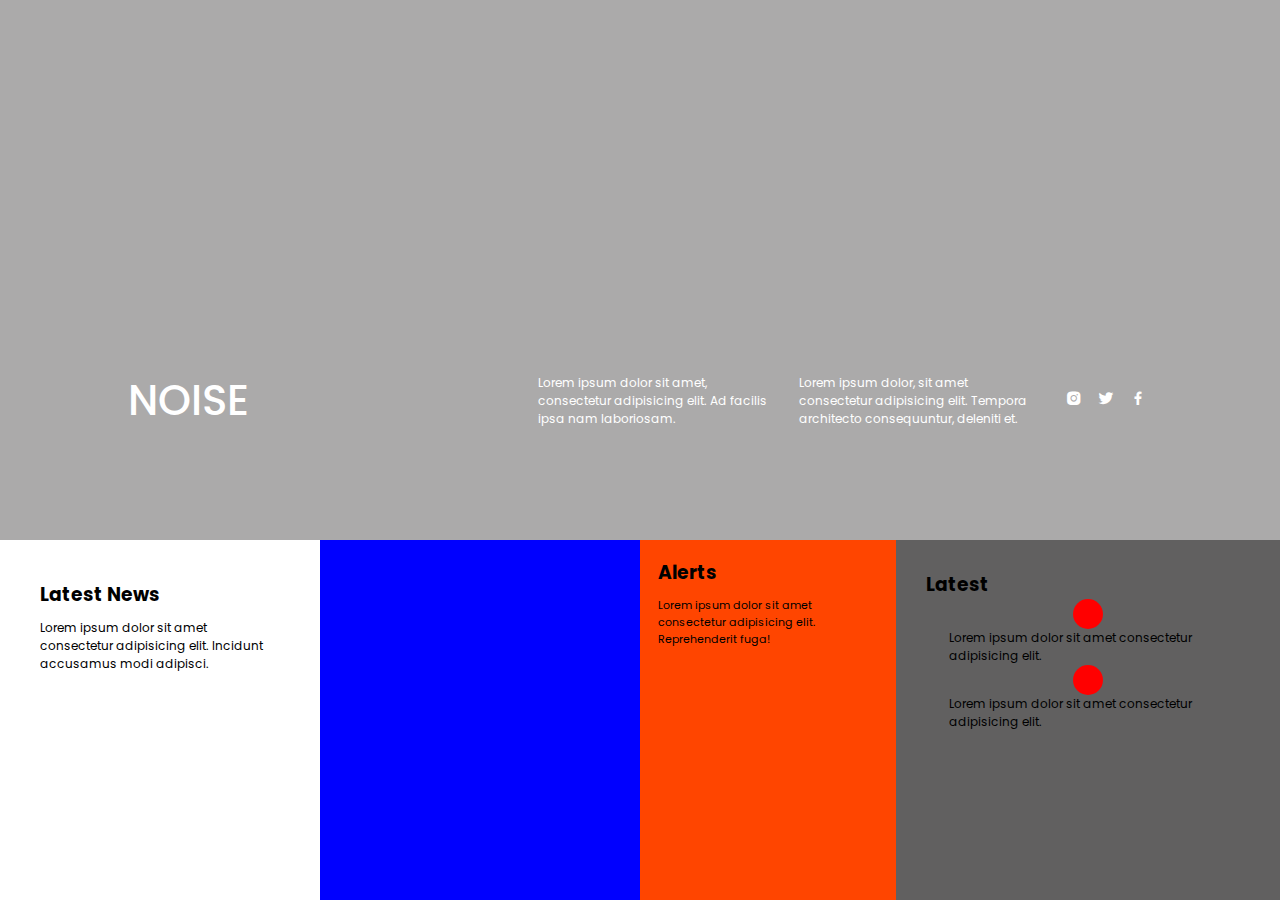
<file: landing page_conepts/index.html>
<!DOCTYPE html>
<html lang="en">
  <head>
    <meta charset="UTF-8">
    <meta name="viewport" content="width=device-width, initial-scale=1.0">
    <title>Document</title>
    <link rel="stylesheet" href="style.css">
    <link href='https://unpkg.com/boxicons@2.1.4/css/boxicons.min.css' rel='stylesheet'>
  </head>
  <body>

    <div class="main">

      <div class="top">
        <div class="overlay">
          <div class="text">
            <h1>NOISE</h1>
            <div class="textright">
              <p>Lorem ipsum dolor sit amet, consectetur adipisicing elit. Ad facilis ipsa nam laboriosam.</p>
              <p>Lorem ipsum dolor, sit amet consectetur adipisicing elit. Tempora architecto consequuntur, deleniti et.</p>
              <div class="icons">
                <i class='bx bxl-instagram-alt'></i> 
                <i class='bx bxl-twitter' ></i>
                <i class='bx bxl-facebook' ></i>
              </div> 
              </div>
            </div>
          </div>
        </div>
    

      <div class="bottom">
        <div class="bone">
          <h3>Latest News</h3>
          <p>Lorem ipsum dolor sit amet consectetur adipisicing elit. Incidunt accusamus modi adipisci.</p>
        </div>
        <div class="btwo"></div>

        <div class="bthree">
          <div class="bthreetop">
            <h3>Alerts</h3>
            <p>Lorem ipsum dolor sit amet consectetur adipisicing elit. Reprehenderit fuga!
            </p>
          </div>
          <div class="bthreebottom"></div></div>
          
        <div class="bfour">
          <h3>Latest</h3>
          <div class="notf">
            <div class="photo"></div>
            <p>Lorem ipsum dolor sit amet consectetur adipisicing elit.</p>
            
            <div class="photo"></div>
            <p>Lorem ipsum dolor sit amet consectetur adipisicing elit.</p>
          </div>
        </div>
      </div>
    </div>
  </div>
  </body>
</html>
</file>
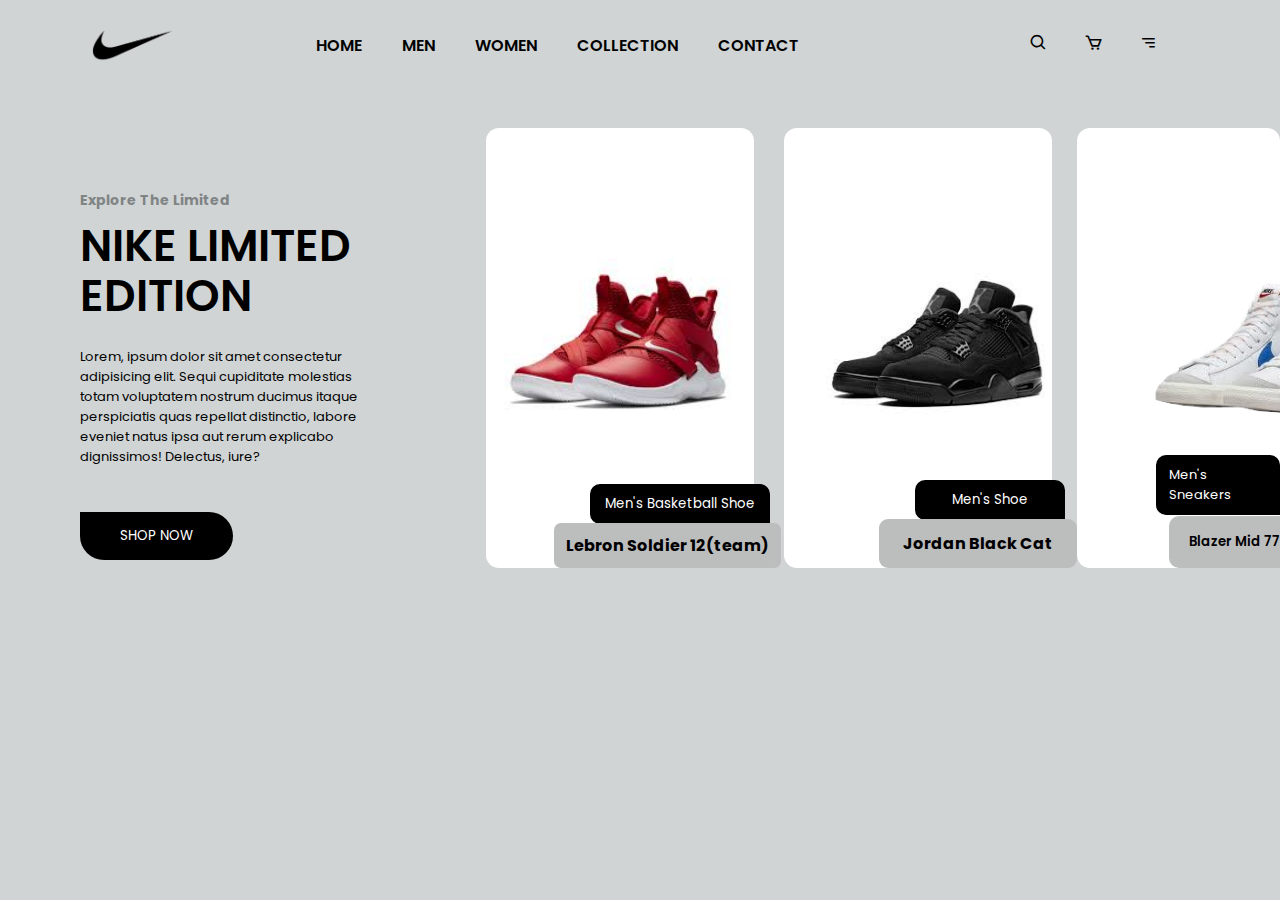
<file: Nike landing page/index.html>
<!DOCTYPE html>
<html lang="en">
  <head>
    <meta charset="UTF-8">
    <meta name="viewport" content="width=device-width, initial-scale=1.0">
    <title>Nike Landing Page</title>
    <link rel="stylesheet" href="style.css">
    <link href='https://unpkg.com/boxicons@2.1.4/css/boxicons.min.css'
      rel='stylesheet'>
  </head>
  <body>

    <div class="main">
      <div class="nav">
        <div class="nav-prt1">
          <img src="Assets/Images/logo.png" alt>
          <h4>Home</h4>
          <h4>Men</h4>
          <h4>Women</h4>
          <h4>Collection</h4>
          <h4>Contact</h4>
        </div>

        <div class="nav-prt2">
          <i class='bx bx-search'></i>
          <i class='bx bx-cart'></i>
          <i class='bx bx-menu-alt-right'></i>
        </div>
      </div>

      <div class="content">
        <div class="left">
          <h5>explore the limited</h5>
          <h1>Nike limited<br>edition</h1>
          <p>Lorem, ipsum dolor sit amet consectetur adipisicing elit. Sequi
            cupiditate molestias totam voluptatem nostrum ducimus itaque
            perspiciatis quas repellat distinctio, labore eveniet natus ipsa aut
            rerum explicabo dignissimos! Delectus, iure?</p>
          <button class="shop">shop now</button>
        </div>
        <div class="right">
          <div class="side">
            <div class="side-1">
              <img
                src="[data-uri]">
              <h5>Men's Basketball Shoe</h5>
              <h4>Lebron Soldier 12(team)</h4>
            </div>

            <div class="side-2">
              <img
                src="[data-uri]">
              <h5>Men's Shoe</h5>
              <h4>Jordan Black Cat</h4>
            </div>

            <div class="side-3">
              <img src="Assets/Images/shoe-3.png">
              <h4>Men's Sneakers</h4>
              <h5>Blazer Mid 77 Vintage </h5>
            </div>
          </div>
        </div>
      </div>
    </div>

  </body>
</html>
</file>
<file: landing page_conepts/style.css>
@import url('https://fonts.googleapis.com/css2?family=Poppins:ital,wght@0,100;0,200;0,300;0,400;0,500;0,600;0,700;0,800;0,900;1,100;1,200;1,300;1,400;1,500;1,600;1,700;1,800;1,900&display=swap');

* {
  margin: 0;
  padding: 0;
  box-sizing: border-box;
  font-family: 'poppins', sans-serif;
}

html,
body {
  width: 100%;
  height: 100%;
}

.main {
  width: 100%;
  height: 100%;
}

.top {
  width: 100%;
  height: 60%;
  background-image: url(https://images.unsplash.com/photo-1519120944692-1a8d8cfc107f?w=500&auto=format&fit=crop&q=60&ixlib=rb-4.0.3&ixid=M3wxMjA3fDB8MHxzZWFyY2h8Nnx8Z3JleSUyMGZvcmVzdHxlbnwwfHwwfHx8MA%3D%3D);
  background-position: 50% 60%;
  background-repeat: no-repeat;
  background-size: cover;
}

.overlay {
  position: relative;
  width: 100%;
  height: 100%;
  background-color: rgba(82, 81, 81, 0.486);
}

.text {
  position: absolute;
  bottom: 20%;
  width: 100%;
  padding: 0 10vw;
  display: flex;
  justify-content: space-between;
  color: #fff;
}

.text h1 {
  font-weight: 500;
  font-size: 42px;
}

.textright {
  display: flex;
  justify-content: space-between;
  align-items: center;
  width: 60%;
}

.textright p {
  font-size: 12px;
  width: 38%;
}

.textright i {
  font-size: 18px;
  margin: 0 5px;
}

.bottom {
  width: 100%;
  height: 40%;
  background-color: blue;
  display: flex;
}

.bone {
  width: 25%;
  height: 100%;
  background-color: #fff;
  padding: 40px;
}

.bone p {
  margin-top: 10px;
  font-size: 12px;
}

.btwo {
  width: 25%;
  height: 100%;
  background-image: url(https://plus.unsplash.com/premium_photo-1671113808814-c3c6dd74cfda?w=500&auto=format&fit=crop&q=60&ixlib=rb-4.0.3&ixid=M3wxMjA3fDB8MHxzZWFyY2h8NXx8b3JhbmdlJTIwcGFyYWNodXRlfGVufDB8fDB8fHww);
  background-position: center;
  background-repeat: no-repeat;
}

.bthree {
  width: 20%;
  height: 100%;
  background-color: orangered;
}

.bthreetop {
  width: 100%;
  height: 60%;
  padding: 18px;
}

.bthreetop p {
  margin-top: 10px;
  font-size: 11px;
}

.bthreebottom {
  width: 100%;
  height: 40%;
  background-image: url(https://plus.unsplash.com/premium_photo-1688045597385-46919e4aec99?w=500&auto=format&fit=crop&q=60&ixlib=rb-4.0.3&ixid=M3wxMjA3fDB8MHxzZWFyY2h8NTd8fG9yYW5nZSUyMGJhY2tncm91bmR8ZW58MHx8MHx8fDA%3D);
  background-size: cover;
  background-position: center;
  background-repeat: no-repeat;
}

.bfour {
  width: 30%;
  height: 100%;
  background-color: rgb(97, 96, 96);
  padding: 30px;
}
.notf{
  display: flex;
  justify-content: space-between;
  align-items: center;
  flex-direction: column;
}
.notf .photo{
  width: 30px;
  height: 30px;
  border-radius: 50%;
  background-color: red;
}

.notf p{
  font-size: 12px;
  width: 86%;
}
</file>
<file: Nike landing page/style.css>
@import url('https://fonts.googleapis.com/css2?family=Poppins:ital,wght@0,100;0,200;0,300;0,400;0,500;0,600;0,700;0,800;0,900;1,100;1,200;1,300;1,400;1,500;1,600;1,700;1,800;1,900&display=swap');

* {
  margin: 0;
  padding: 0;
  box-sizing: border-box;
  font-family: 'poppins', sans-serif;
}

html,
body {
  width: 100%;
  height: 100%;
  background-color: #D0D4D5;
}

.main {
  width: 100%;
  height: 100%;
}

.nav {
  display: flex;
  justify-content: space-between;
  align-items: center;
  width: 100%;
  height: 90px;
  padding: 0 90px;
}

.nav img {
  height: 34px;
  margin-right: 140px;
}

.nav-prt1 {
  display: flex;
  justify-content: center;
  align-items: center;
}

.nav-prt1 h4 {
  margin-right: 40px;
  text-transform: uppercase;
  font-weight: 600;
  cursor: pointer;
}

.nav-prt2 i {
  padding-right: 32px;
  font-size: 19px;
  font-weight: 300;
  cursor: pointer;
}

.content {
  width: 100%;
  height: calc(100% - 90px);
  display: flex;
  align-items: center;
}

.left {
  width: 38%;
  height: 100%;
  /* background-color: red; */
  padding: 100px 80px;
}

.right {
  width: 62%;
  height: 100%;
  /* background-color: blue; */
}

.left h5 {
  text-transform: capitalize;
  font-size: 14px;
  color: #808485;
  margin-bottom: 10px;
}

.left h1 {
  line-height: 50px;
  font-size: 44px;
  text-transform: uppercase;
  font-weight: 600;
}

.left p {
  font-size: 13px;
  width: 92%;
  margin-top: 26px;
}

.left .shop {
  border: none;
  background-color: black;
  color: #fff;
  text-transform: uppercase;
  padding: 14px 40px;
  border-radius: 50px;
  margin-top: 45px;
  margin-right: 15px;
  cursor: pointer;
  border-top-left-radius: 0;
}

.side {
  position: relative;
  display: flex;
  align-items: center;
  margin-top: 38px;
}

.side-1 {
  border-radius: 13px;
  width: 290px;
  height: 440px;
  background-color: #fff;
  margin-right: 30px;
}

.side-1 h5 {
  position: absolute;
  bottom: 10%;
  margin-left: 13%;
  background-color: black;
  color: #fff;
  font-weight: 400;
  padding: 10px 15px;
  border-radius: 10px;
  border-bottom-right-radius: 0;
}

.side-1 h4 {
  position: absolute;
  bottom: 0;
  padding: 10px 12px;
  background-color: #bcbdbd;
  border-radius: 7px;
  margin-left: 8.5%;
}

.side-1 img {
  position: absolute;
  bottom: 23%;
  /* margin-top: 60px; */
  object-fit: cover;
  height: 60%;
}

.side-2 {
  border-radius: 13px;
  width: 290px;
  height: 440px;
  background-color: #fff;
}

.side-2 img {
  position: absolute;
  bottom: 26%;
  height: 50%;
  padding-left: 42px;
  object-fit: cover;
}

.side-2 h5 {
  position: absolute;
  bottom: 11%;
  margin-left: 16.5%;
  background-color: black;
  color: #fff;
  font-weight: 400;
  padding: 10px 37px;
  border-radius: 10px;
  border-bottom-right-radius: 0;
}

.side-2 h4 {
  position: absolute;
  bottom: 0;
  padding: 12px 24px;
  background-color: #bcbdbd;
  border-radius: 9px;
  margin-left: 12%;
}

.side-3 {
  width: 220px;
  height: 440px;
  background-color: #fff;
  margin-left: 25px;
  border-radius: 13px;
}

.side-3 img {
  height: 35%;
  position: absolute;
  bottom: 0;
  top: 32%;
  left: 82%;
}

.side-3 h5 {
  position: absolute;
  bottom: 0;
  right: -10%;
  background-color: #bcbdbd;
  color: #000;
  padding: 16px 20px;
  font-weight: 600;
  border-radius: 10px;
}

.side-3 h4 {
  font-size: 13px;
  color: #fff;
  background-color: black;
  position: absolute;
  bottom: 12%;
  margin-left: 10%;
  padding: 10px 13px;
  font-weight: 400;
  border-radius: 10px;
  border-bottom-right-radius: 0;
}
</file>
